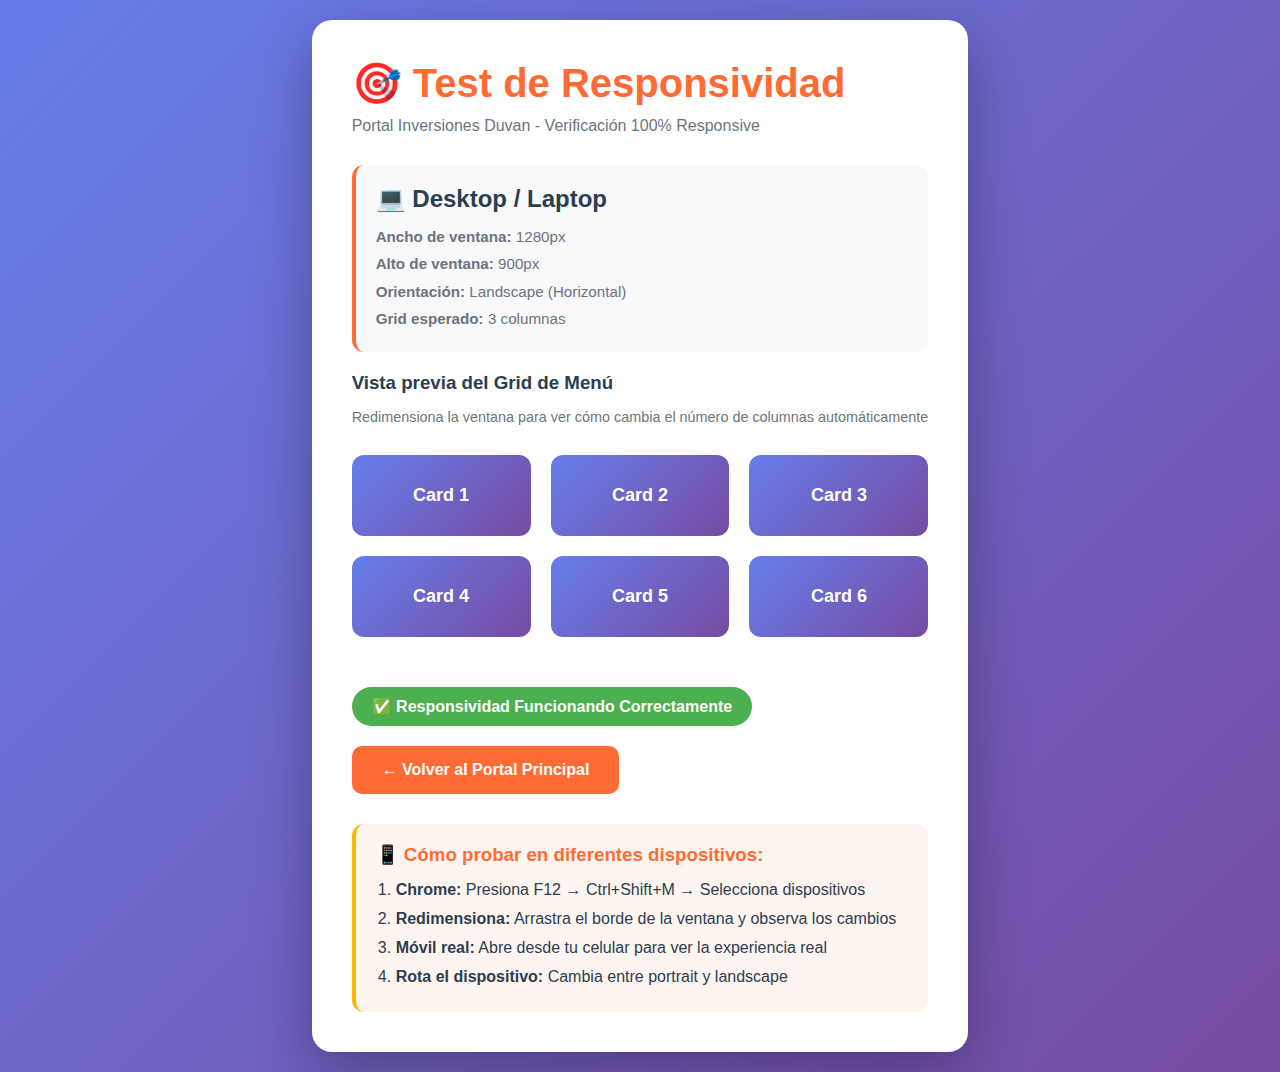
<file: test-responsive.html>
<!DOCTYPE html>
<html lang="es">
<head>
    <meta charset="UTF-8">
    <meta name="viewport" content="width=device-width, initial-scale=1.0">
    <title>Test Responsividad - Inversiones Duvan</title>
    <style>
        * {
            margin: 0;
            padding: 0;
            box-sizing: border-box;
        }
        
        body {
            font-family: -apple-system, BlinkMacSystemFont, 'Segoe UI', Roboto, sans-serif;
            background: linear-gradient(135deg, #667eea 0%, #764ba2 100%);
            min-height: 100vh;
            display: flex;
            align-items: center;
            justify-content: center;
            padding: 20px;
        }
        
        .container {
            background: white;
            border-radius: 20px;
            padding: 40px;
            max-width: 900px;
            box-shadow: 0 20px 60px rgba(0,0,0,0.3);
        }
        
        h1 {
            color: #FF6B35;
            margin-bottom: 10px;
            font-size: clamp(1.5rem, 4vw, 2.5rem);
        }
        
        .subtitle {
            color: #6C757D;
            margin-bottom: 30px;
            font-size: 1rem;
        }
        
        .info-box {
            background: #F8F9FA;
            padding: 20px;
            border-radius: 12px;
            margin-bottom: 20px;
            border-left: 4px solid #FF6B35;
        }
        
        .device-info {
            font-size: 1.5rem;
            font-weight: 700;
            color: #2C3E50;
            margin-bottom: 10px;
        }
        
        .details {
            color: #6C757D;
            line-height: 1.8;
            font-size: 0.95rem;
        }
        
        .grid-demo {
            display: grid;
            gap: 15px;
            margin: 30px 0;
            grid-template-columns: 1fr;
        }
        
        .grid-item {
            background: linear-gradient(135deg, #667eea 0%, #764ba2 100%);
            color: white;
            padding: 30px;
            border-radius: 12px;
            text-align: center;
            font-weight: 600;
            font-size: 1.125rem;
        }
        
        .status-ok {
            background: #4CAF50;
            color: white;
            padding: 10px 20px;
            border-radius: 50px;
            display: inline-block;
            margin-top: 20px;
            font-weight: 600;
        }
        
        .btn {
            display: inline-block;
            padding: 15px 30px;
            background: #FF6B35;
            color: white;
            text-decoration: none;
            border-radius: 10px;
            margin-top: 20px;
            font-weight: 600;
            transition: all 0.3s ease;
        }
        
        .btn:hover {
            background: #E55A28;
            transform: translateY(-2px);
            box-shadow: 0 10px 25px rgba(255, 107, 53, 0.3);
        }
        
        .instructions {
            background: #FFF5F0;
            padding: 20px;
            border-radius: 12px;
            margin-top: 30px;
            border-left: 4px solid #F7B801;
        }
        
        .instructions h3 {
            color: #FF6B35;
            margin-bottom: 10px;
        }
        
        .instructions ol {
            margin-left: 20px;
            color: #2C3E50;
            line-height: 1.8;
        }
        
        /* 480px - Móviles grandes */
        @media (min-width: 480px) {
            .grid-demo {
                gap: 20px;
            }
        }
        
        /* 640px - Tablets pequeñas: 2 columnas */
        @media (min-width: 640px) {
            .grid-demo {
                grid-template-columns: repeat(2, 1fr);
            }
        }
        
        /* 1024px - Desktop: 3 columnas */
        @media (min-width: 1024px) {
            .grid-demo {
                grid-template-columns: repeat(3, 1fr);
            }
        }
        
        /* 1920px - 4K: 4 columnas */
        @media (min-width: 1920px) {
            .grid-demo {
                grid-template-columns: repeat(4, 1fr);
            }
        }
    </style>
</head>
<body>
    <div class="container">
        <h1>🎯 Test de Responsividad</h1>
        <p class="subtitle">Portal Inversiones Duvan - Verificación 100% Responsive</p>
        
        <div class="info-box">
            <div class="device-info" id="deviceType">Cargando...</div>
            <div class="details">
                <strong>Ancho de ventana:</strong> <span id="width">0</span>px<br>
                <strong>Alto de ventana:</strong> <span id="height">0</span>px<br>
                <strong>Orientación:</strong> <span id="orientation">-</span><br>
                <strong>Grid esperado:</strong> <span id="gridColumns">-</span>
            </div>
        </div>
        
        <h3 style="color: #2C3E50; margin-bottom: 15px;">Vista previa del Grid de Menú</h3>
        <p style="color: #6C757D; margin-bottom: 20px; font-size: 0.9rem;">
            Redimensiona la ventana para ver cómo cambia el número de columnas automáticamente
        </p>
        
        <div class="grid-demo">
            <div class="grid-item">Card 1</div>
            <div class="grid-item">Card 2</div>
            <div class="grid-item">Card 3</div>
            <div class="grid-item">Card 4</div>
            <div class="grid-item">Card 5</div>
            <div class="grid-item">Card 6</div>
        </div>
        
        <div class="status-ok">✅ Responsividad Funcionando Correctamente</div>
        
        <div>
            <a href="index.html" class="btn">← Volver al Portal Principal</a>
        </div>
        
        <div class="instructions">
            <h3>📱 Cómo probar en diferentes dispositivos:</h3>
            <ol>
                <li><strong>Chrome:</strong> Presiona F12 → Ctrl+Shift+M → Selecciona dispositivos</li>
                <li><strong>Redimensiona:</strong> Arrastra el borde de la ventana y observa los cambios</li>
                <li><strong>Móvil real:</strong> Abre desde tu celular para ver la experiencia real</li>
                <li><strong>Rota el dispositivo:</strong> Cambia entre portrait y landscape</li>
            </ol>
        </div>
    </div>
    
    <script>
        function updateDeviceInfo() {
            const width = window.innerWidth;
            const height = window.innerHeight;
            const orientation = width > height ? 'Landscape (Horizontal)' : 'Portrait (Vertical)';
            
            let deviceType = '';
            let gridColumns = '';
            
            if (width >= 1920) {
                deviceType = '🖥️ Pantalla Ultra Grande (4K)';
                gridColumns = '4 columnas';
            } else if (width >= 1440) {
                deviceType = '🖥️ Desktop Grande';
                gridColumns = '3 columnas';
            } else if (width >= 1024) {
                deviceType = '💻 Desktop / Laptop';
                gridColumns = '3 columnas';
            } else if (width >= 768) {
                deviceType = '📱 Tablet Mediana';
                gridColumns = '2 columnas';
            } else if (width >= 640) {
                deviceType = '📱 Tablet Pequeña';
                gridColumns = '2 columnas';
            } else if (width >= 480) {
                deviceType = '📱 Móvil Grande';
                gridColumns = '1 columna';
            } else if (width >= 375) {
                deviceType = '📱 Móvil Mediano';
                gridColumns = '1 columna';
            } else {
                deviceType = '📱 Móvil Pequeño';
                gridColumns = '1 columna';
            }
            
            document.getElementById('deviceType').textContent = deviceType;
            document.getElementById('width').textContent = width;
            document.getElementById('height').textContent = height;
            document.getElementById('orientation').textContent = orientation;
            document.getElementById('gridColumns').textContent = gridColumns;
        }
        
        // Actualizar al cargar
        updateDeviceInfo();
        
        // Actualizar al redimensionar (con debounce para performance)
        let resizeTimer;
        window.addEventListener('resize', function() {
            clearTimeout(resizeTimer);
            resizeTimer = setTimeout(updateDeviceInfo, 100);
        });
        
        // Actualizar al rotar dispositivo
        window.addEventListener('orientationchange', function() {
            setTimeout(updateDeviceInfo, 200);
        });
    </script>
</body>
</html>
</file>
